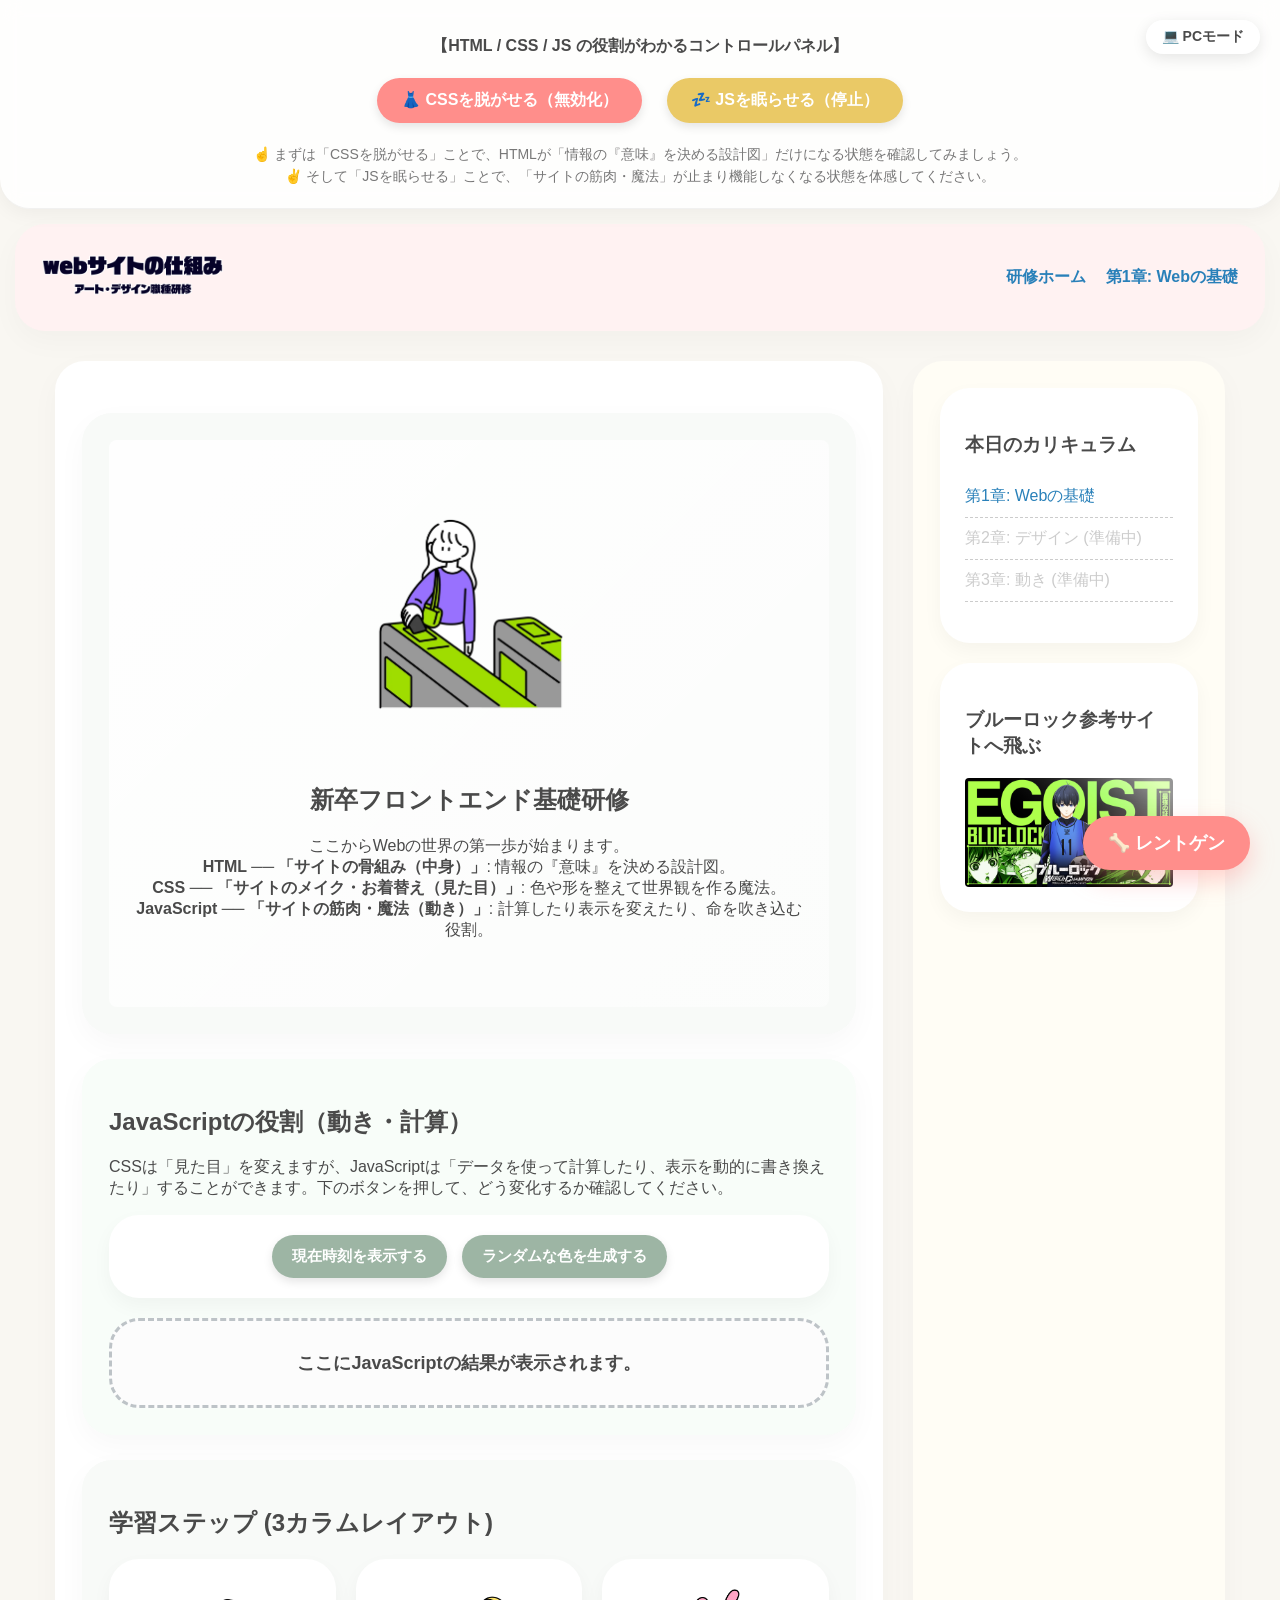
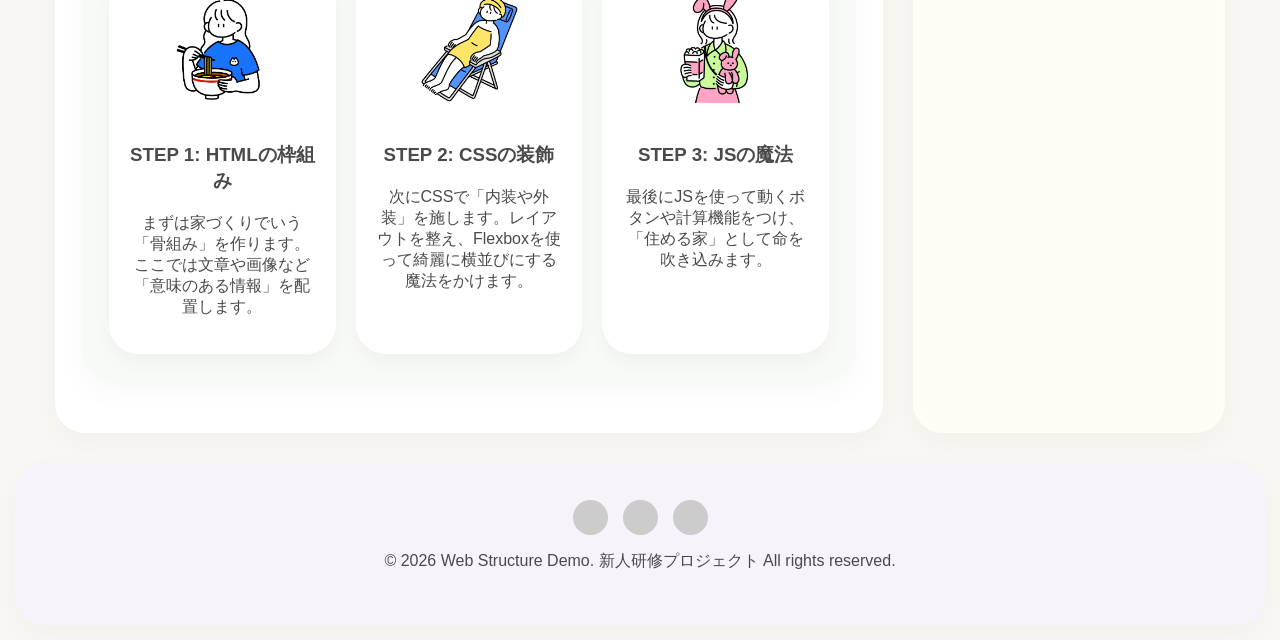
<file: index.html>
<!DOCTYPE html>
<html lang="ja">

<head>
    <meta charset="UTF-8">
    <meta name="viewport" content="width=device-width, initial-scale=1.0">
    <!-- [解説] 検索エンジン（Googleなど）の検索結果に表示させないための設定（リンクを知っている人だけが見れる状態） -->
    <meta name="robots" content="noindex, nofollow">



    <title>Webサイト構造と役割学習デモ | 新卒研修用</title>
    <!-- [解説] 見た目（デザイン・レイアウト）をつかさどるCSSファイルを外部から読み込みます -->
    <link rel="stylesheet" href="style.css" id="main-style">
</head>

<body>

    <!-- レスポンシブ・インジケーター -->
    <div id="responsive-indicator">💻 PCモード</div>

    <!-- [解説] 研修用コントロールパネル -->
    <!-- HTML・CSS・JSそれぞれの役割を体感してもらうための特別なエリアです -->
    <div class="control-panel">
        <p><strong>【HTML / CSS / JS の役割がわかるコントロールパネル】</strong></p>
        <button id="toggleCssBtn" class="control-btn css-btn" data-css-spec="CSS設定：丸み30px / 色#FF8E8B">👗
            CSSを脱がせる（無効化）</button>
        <button id="killJsBtn" class="control-btn js-btn" data-css-spec="CSS設定：丸み30px / 色#EAC966">💤
            JSを眠らせる（停止）</button>
        <p class="panel-desc">
            ☝️ まずは「CSSを脱がせる」ことで、HTMLが「情報の『意味』を決める設計図」だけになる状態を確認してみましょう。<br>
            ✌️ そして「JSを眠らせる」ことで、「サイトの筋肉・魔法」が止まり機能しなくなる状態を体感してください。
        </p>
    </div>

    <!-- [解説] サイトのヘッダー：ロゴやナビゲーションメニューを配置する <header> タグ -->
    <header class="component" data-tag="ここは <header> (案内所) です">
        <div class="header-inner">
            <div class="logo">
                <span class="img-wrapper" data-tag="ここは <img> (画像) です"><img src="images/logo.png" alt="YourLogo"
                        class="logo-img"></span>
            </div>
            <nav>
                <ul class="nav-menu">
                    <li><a href="index.html">研修ホーム</a></li>
                    <li><a href="lesson1.html">第1章: Webの基礎</a></li>
                </ul>
            </nav>
        </div>
    </header>

    <div class="container">

        <!-- [解説] ページの主要なコンテンツを囲む <main> タグ -->
        <main class="component main-content" data-tag="ここは <main> です">

            <!-- [解説] 意味的なまとまりを示す <section> タグ（メインビジュアル部分） -->
            <section class="component" data-tag="ここは <section> (メインビジュアル：サイトの顔) です">
                <div class="main-visual">
                    <span class="img-wrapper" data-tag="ここは <img> (画像) です"><img src="images/img01.avif"
                            alt="Main Visual" class="main-visual-img"></span>
                    <h1>新卒フロントエンド基礎研修</h1>
                    <p class="intro-description">
                        ここからWebの世界の第一歩が始まります。<br>
                        <strong>HTML ── 「サイトの骨組み（中身）」</strong>: 情報の『意味』を決める設計図。<br>
                        <strong>CSS ── 「サイトのメイク・お着替え（見た目）」</strong>: 色や形を整えて世界観を作る魔法。<br>
                        <strong>JavaScript ── 「サイトの筋肉・魔法（動き）」</strong>: 計算したり表示を変えたり、命を吹き込む役割。
                    </p>
                </div>
            </section>

            <!-- [解説] JSの機能を学ぶデモセクション -->
            <section class="component js-demo-section" data-tag="ここは <section> (命を吹き込む役割) です">
                <h2>JavaScriptの役割（動き・計算）</h2>
                <p>CSSは「見た目」を変えますが、JavaScriptは「データを使って計算したり、表示を動的に書き換えたり」することができます。下のボタンを押して、どう変化するか確認してください。</p>

                <div class="card js-demo-controls" data-css-spec="CSS設定：丸み30px / 影付き">
                    <button id="showTimeBtn" class="action-btn"
                        data-css-spec="CSS設定：丸み30px / 色#9DB5A4">現在時刻を表示する</button>
                    <button id="changeColorBtn" class="action-btn"
                        data-css-spec="CSS設定：丸み30px / 色#9DB5A4">ランダムな色を生成する</button>
                </div>

                <!-- JSによって書き換えられる結果表示用の箱 -->
                <div id="jsOutputBox" class="js-output-box">
                    ここにJavaScriptの結果が表示されます。
                </div>
            </section>

            <!-- [解説] 別のまとまりを示す <section> タグ（コンテンツエリア部分） -->
            <section class="component" data-tag="ここは <section> (コンテンツエリア) です">
                <h2>学習ステップ (3カラムレイアウト)</h2>
                <div class="card-container">
                    <div class="card" data-css-spec="CSS設定：丸み30px / オフホワイト背景">
                        <span class="img-wrapper" data-tag="ここは <img> (画像) です"><img src="images/img02.avif" alt="HTML"
                                class="card-img"></span>
                        <h3>STEP 1: HTMLの枠組み</h3>
                        <p>まずは家づくりでいう「骨組み」を作ります。ここでは文章や画像など「意味のある情報」を配置します。</p>
                    </div>
                    <div class="card" data-css-spec="CSS設定：丸み30px / オフホワイト背景">
                        <span class="img-wrapper" data-tag="ここは <img> (画像) です"><img src="images/img03.avif" alt="CSS"
                                class="card-img"></span>
                        <h3>STEP 2: CSSの装飾</h3>
                        <p>次にCSSで「内装や外装」を施します。レイアウトを整え、Flexboxを使って綺麗に横並びにする魔法をかけます。</p>
                    </div>
                    <div class="card" data-css-spec="CSS設定：丸み30px / オフホワイト背景">
                        <span class="img-wrapper" data-tag="ここは <img> (画像) です"><img src="images/img04.avif" alt="JS"
                                class="card-img"></span>
                        <h3>STEP 3: JSの魔法</h3>
                        <p>最後にJSを使って動くボタンや計算機能をつけ、「住める家」として命を吹き込みます。</p>
                    </div>
                </div>
            </section>
        </main>

        <!-- [解説] メインコンテンツの補足情報（広告やカテゴリ一覧など）を配置する <aside> タグ -->
        <aside class="component sidebar" data-tag="ここは <aside> (役立つ小窓) です">
            <div class="sidebar-widget" data-css-spec="CSS設定：丸み30px / 影付き">
                <h3>本日のカリキュラム</h3>
                <ul>
                    <li><a href="lesson1.html">第1章: Webの基礎</a></li>
                    <li><span style="color:#ccc;">第2章: デザイン (準備中)</span></li>
                    <li><span style="color:#ccc;">第3章: 動き (準備中)</span></li>
                </ul>
            </div>

            <div class="sidebar-widget" data-css-spec="CSS設定：丸み30px / 影付き">
                <h3>ブルーロック参考サイトへ飛ぶ</h3>
                <a href="https://erd-goofy-52503106.figma.site/" target="_blank">
                    <span class="img-wrapper" data-tag="ここは <img> (画像) です"><img src="images/advertisement.jpg"
                            alt="Reference Link" class="ad-img"></span>
                </a>
            </div>
        </aside>

    </div>

    <!-- [解説] サイトの最下部（コピーライトや補足リンクなど）を配置する <footer> タグ -->
    <footer class="component" data-tag="ここは <footer> (お見送り窓口) です">
        <div class="footer-inner">
            <div class="sns-icons">
                <span class="sns-dummy"></span>
                <span class="sns-dummy"></span>
                <span class="sns-dummy"></span>
            </div>
            <p>&copy; 2026 Web Structure Demo. 新人研修プロジェクト All rights reserved.</p>
        </div>
    </footer>

    <!-- レントゲン・モードのフロートボタンスイッチ -->
    <button id="toggleXrayBtn" class="float-btn" data-css-spec="CSS設定：丸み30px / コーラルピンク">🦴 レントゲン</button>

    <!-- [解説] 振る舞いや機能をつかさどるJavaScriptファイルを外部から読み込みます -->
    <!-- ※bodyタグの最後に記述することで、HTMLがすべて表示されてからJSが読み込まれ、表示が早くなります -->
    <script src="script.js"></script>
</body>

</html>
</file>
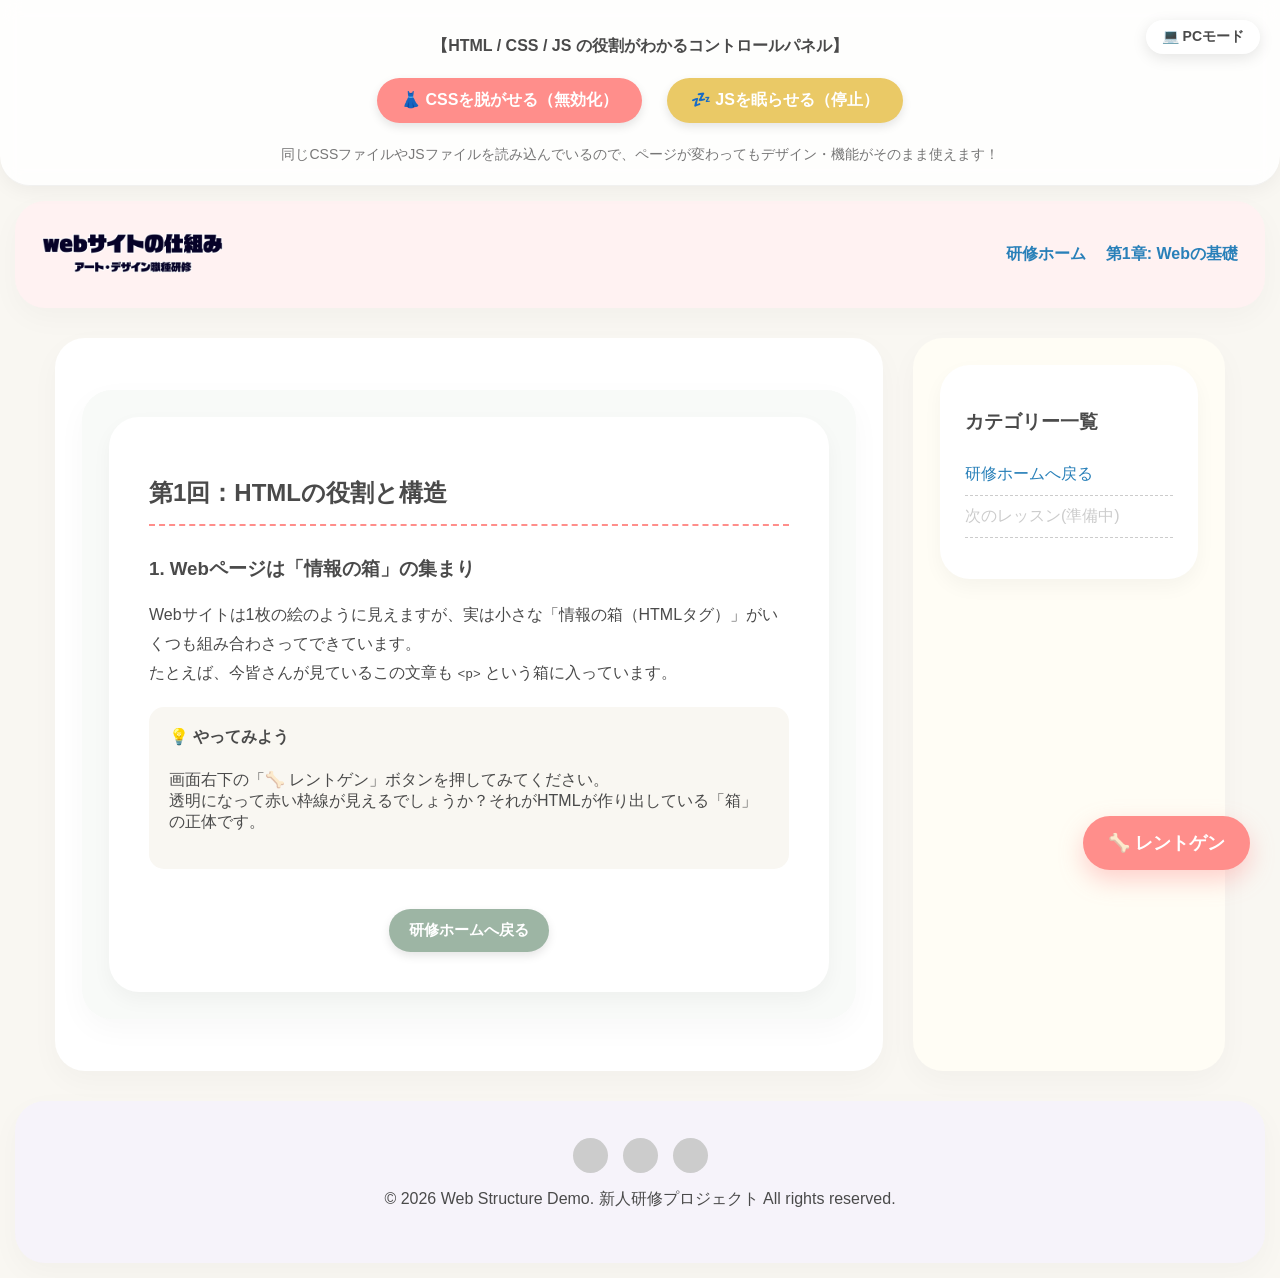
<file: lesson1.html>
<!DOCTYPE html>
<html lang="ja">

<head>
    <meta charset="UTF-8">
    <meta name="viewport" content="width=device-width, initial-scale=1.0">
    <!-- [解説] 検索エンジン（Googleなど）の検索結果に表示させないための設定（リンクを知っている人だけが見れる状態） -->
    <meta name="robots" content="noindex, nofollow">



    <title>第1章: Webの基礎 | 新卒研修用</title>
    <!-- [解説] 見た目（デザイン・レイアウト）をつかさどるCSSファイルを外部から読み込みます -->
    <link rel="stylesheet" href="style.css" id="main-style">
</head>

<body>
    <div id="responsive-indicator">💻 PCモード</div>
    <div class="control-panel">
        <p><strong>【HTML / CSS / JS の役割がわかるコントロールパネル】</strong></p>
        <button id="toggleCssBtn" class="control-btn css-btn" data-css-spec="CSS設定：丸み30px / 色#FF8E8B">👗
            CSSを脱がせる（無効化）</button>
        <button id="killJsBtn" class="control-btn js-btn" data-css-spec="CSS設定：丸み30px / 色#EAC966">💤
            JSを眠らせる（停止）</button>
        <p class="panel-desc">
            同じCSSファイルやJSファイルを読み込んでいるので、ページが変わってもデザイン・機能がそのまま使えます！
        </p>
    </div>

    <header class="component" data-tag="ここは <header> (案内所) です">
        <div class="header-inner">
            <div class="logo">
                <span class="img-wrapper" data-tag="ここは <img> (画像) です"><img src="images/logo.png" alt="YourLogo"
                        class="logo-img"></span>
            </div>
            <nav>
                <ul class="nav-menu">
                    <li><a href="index.html">研修ホーム</a></li>
                    <li><a href="lesson1.html">第1章: Webの基礎</a></li>
                </ul>
            </nav>
        </div>
    </header>

    <div class="container">
        <main class="component main-content" data-tag="ここは <main> です">
            <section class="component" data-tag="ここは <section> (学習コンテンツ) です">
                <div class="lesson-content"
                    style="background:#fff; padding:40px; border-radius:30px; box-shadow:0 8px 20px rgba(0,0,0,0.04);">
                    <h2 style="border-bottom: 2px dashed #FF8E8B; padding-bottom: 15px; margin-bottom: 30px;">
                        第1回：HTMLの役割と構造</h2>

                    <h3>1. Webページは「情報の箱」の集まり</h3>
                    <p style="line-height:1.8; margin-bottom:20px;">
                        Webサイトは1枚の絵のように見えますが、実は小さな「情報の箱（HTMLタグ）」がいくつも組み合わさってできています。<br>
                        たとえば、今皆さんが見ているこの文章も <code>&lt;p&gt;</code> という箱に入っています。
                    </p>

                    <div style="background:#F9F7F2; padding:20px; border-radius:15px; margin-bottom: 30px;">
                        <h4 style="margin-top:0;">💡 やってみよう</h4>
                        <p>画面右下の「🦴 レントゲン」ボタンを押してみてください。<br>
                            透明になって赤い枠線が見えるでしょうか？それがHTMLが作り出している「箱」の正体です。</p>
                    </div>

                    <div style="text-align:center; margin-top: 40px;">
                        <a href="index.html" class="action-btn"
                            style="display:inline-block; text-decoration:none;">研修ホームへ戻る</a>
                    </div>
                </div>
            </section>
        </main>

        <aside class="component sidebar" data-tag="ここは <aside> (役立つ小窓) です">
            <div class="sidebar-widget" data-css-spec="CSS設定：丸み30px / 影付き">
                <h3>カテゴリー一覧</h3>
                <ul>
                    <li><a href="index.html">研修ホームへ戻る</a></li>
                    <li><span style="color:#ccc;">次のレッスン(準備中)</span></li>
                </ul>
            </div>
        </aside>
    </div>

    <footer class="component" data-tag="ここは <footer> (お見送り窓口) です">
        <div class="footer-inner">
            <div class="sns-icons">
                <span class="sns-dummy"></span>
                <span class="sns-dummy"></span>
                <span class="sns-dummy"></span>
            </div>
            <p>&copy; 2026 Web Structure Demo. 新人研修プロジェクト All rights reserved.</p>
        </div>
    </footer>

    <button id="toggleXrayBtn" class="float-btn" data-css-spec="CSS設定：丸み30px / コーラルピンク">🦴 レントゲン</button>
    <script src="script.js"></script>
</body>

</html>
</file>
<file: style.css>
/* =========================================
   研修用スタイルシート (style.css)
   Webページにおける「デザイン（見た目・レイアウト・色）」を担当します。
========================================= */

/* === 基本スタイル === */
* {
    box-sizing: border-box;
}

body {
    margin: 0;
    font-family: 'Helvetica Neue', Arial, 'Hiragino Kaku Gothic ProN', 'Hiragino Sans', Meiryo, sans-serif;
    color: #4a4a4a;
    background-color: #F9F7F2; /* オフホワイト */
}

a {
    text-decoration: none;
    color: #2980b9;
}

a:hover {
    text-decoration: underline;
}

ul {
    list-style: none;
    padding: 0;
}

/* === コントロールパネル === */
.control-panel {
    background-color: rgba(255, 255, 255, 0.85);
    backdrop-filter: blur(10px);
    color: #4a4a4a;
    padding: 20px;
    text-align: center;
    position: sticky;
    top: 0;
    z-index: 100;
    box-shadow: 0 4px 20px rgba(0, 0, 0, 0.05);
    border-bottom: 1px solid rgba(0, 0, 0, 0.05);
    border-radius: 0 0 30px 30px;
}

.control-panel button {
    padding: 12px 24px;
    font-size: 16px;
    font-weight: bold;
    cursor: pointer;
    border: none;
    border-radius: 30px;
    margin: 5px 10px;
    transition: all 0.3s ease;
    box-shadow: 0 4px 10px rgba(0, 0, 0, 0.1);
}

.css-btn {
    background-color: #FF8E8B; /* コーラルピンク */
    color: white;
}
.css-btn:hover { background-color: #ff7673; transform: translateY(-2px); }

.js-btn {
    background-color: #EAC966; /* マスタードイエロー */
    color: white;
}
.js-btn:hover { background-color: #d6b553; transform: translateY(-2px); }

.control-panel .panel-desc {
    font-size: 14px;
    margin-top: 15px;
    margin-bottom: 0;
    line-height: 1.6;
    color: #777;
}

/* === 構造学習用のハイライト・ツールチップ設定 === */
.component {
    position: relative;
    border: 2px solid transparent;
    margin: 15px;
    padding: 25px;
    border-radius: 30px; /* 全体にぷっくりとした丸み */
    transition: box-shadow 0.3s, transform 0.3s, background-color 0.3s;
    box-shadow: 0 10px 30px rgba(0, 0, 0, 0.03); /* 軽いドロップシャドウ */
}

.component::before {
    content: attr(data-tag);
    position: absolute;
    top: -15px;
    left: 20px;
    background: #4a4a4a;
    color: white;
    padding: 6px 15px;
    font-size: 14px;
    font-weight: bold;
    border-radius: 20px;
    opacity: 0;
    transition: all 0.3s ease;
    pointer-events: none;
    z-index: 10;
    box-shadow: 0 4px 10px rgba(0,0,0,0.1);
}

.component:hover::before {
    opacity: 1;
}

.component:hover {
    box-shadow: 0 15px 40px rgba(0, 0, 0, 0.08); /* 浮遊感 */
    transform: translateY(-5px);
    z-index: 5;
}

/* Figma風 デザインスペック表示 */
[data-css-spec] {
    position: relative;
}
[data-css-spec]:hover::after {
    content: attr(data-css-spec);
    position: absolute;
    bottom: 100%;
    left: 50%;
    transform: translateX(-50%) translateY(-10px);
    background: #2d2d2d;
    color: #fff;
    padding: 6px 12px;
    font-size: 12px;
    border-radius: 8px;
    white-space: nowrap;
    z-index: 50;
    pointer-events: none;
    box-shadow: 0 4px 12px rgba(0,0,0,0.2);
}
[data-css-spec]:hover::before {
    content: '';
    position: absolute;
    bottom: 100%;
    left: 50%;
    transform: translateX(-50%);
    border-width: 6px;
    border-style: solid;
    border-color: #2d2d2d transparent transparent transparent;
    z-index: 51;
}

/* === パーツごとの色分け (パステルカラーで柔らかく) === */
header.component {
    background-color: #FFF2F2;
}

main.component {
    background-color: #FFFFFF;
}

section.component {
    background-color: #F8FAF8;
    margin: 25px 0;
}

aside.component {
    background-color: #FFFDF5;
}

footer.component {
    background-color: #F6F3FA;
}

/* JSデモセクション用の特別カラー */
section.js-demo-section {
    background-color: #F8FDF9;
}

/* === レイアウト構成 === */
.container {
    display: flex;
    flex-wrap: wrap;
    max-width: 1200px;
    margin: 0 auto;
}

.main-content {
    flex: 3;
    min-width: 320px;
}

.sidebar {
    flex: 1;
    min-width: 250px;
}

/* --- Header --- */
.header-inner {
    display: flex;
    justify-content: space-between;
    align-items: center;
    flex-wrap: wrap;
}

.logo-img {
    height: 40px;
    width: auto;
    display: block;
}

.nav-menu {
    display: flex;
    gap: 20px;
    font-weight: bold;
}

/* --- Main Visual --- */
.main-visual {
    text-align: center;
    padding: 50px 20px;
    background: linear-gradient(135deg, rgba(255, 255, 255, 0.9), rgba(255, 255, 255, 0.5));
    border-radius: 8px;
}

.main-visual-img {
    max-width: 100%;
    max-height: 250px;
    object-fit: contain;
    margin-bottom: 20px;
}

/* --- Content Area (3カラムカード) --- */
.card-container {
    display: flex;
    flex-wrap: wrap;
    gap: 20px;
}

.card {
    flex: 1;
    min-width: 220px;
    background: #ffffff;
    padding: 20px;
    border-radius: 30px;
    text-align: center;
    box-shadow: 0 8px 20px rgba(0, 0, 0, 0.04);
    transition: transform 0.3s;
}

.card:hover {
    transform: translateY(-5px);
}

.card-img {
    width: 100%;
    height: 140px;
    object-fit: contain;
    border-radius: 20px;
    background-color: transparent;
}

/* --- JS デモ用のスタイル --- */
.js-demo-controls {
    display: flex;
    justify-content: center;
    gap: 15px;
    background: #ffffff;
    padding: 20px;
}

.action-btn {
    padding: 12px 20px;
    font-size: 15px;
    border-radius: 30px;
    border: none;
    background-color: #9DB5A4; /* セージグリーン */
    color: white;
    cursor: pointer;
    font-weight: bold;
    transition: background 0.3s, transform 0.1s;
    box-shadow: 0 4px 10px rgba(0,0,0,0.1);
}

.action-btn:hover {
    background-color: #8aa391;
}

.action-btn:active {
    transform: scale(0.95);
}

.js-output-box {
    margin-top: 20px;
    padding: 30px;
    border: 3px dashed #bdc3c7;
    border-radius: 30px;
    background-color: #fcfcfc;
    text-align: center;
    font-size: 18px;
    font-weight: bold;
    transition: all 0.5s ease;
}

.sidebar-widget {
    background: #ffffff;
    padding: 25px;
    margin-bottom: 20px;
    border-radius: 30px;
    box-shadow: 0 8px 20px rgba(0, 0, 0, 0.04);
}

.sidebar-widget ul li {
    padding: 10px 0;
    border-bottom: 1px dashed #ccc;
}

.ad-img {
    width: 100%;
    height: auto;
    border-radius: 4px;
    display: block;
}

/* --- Footer --- */
.footer-inner {
    text-align: center;
    padding: 10px;
}

.sns-icons {
    display: flex;
    justify-content: center;
    gap: 15px;
    margin-bottom: 10px;
}

.sns-dummy {
    width: 35px;
    height: 35px;
    background: #ccc;
    border-radius: 50%;
    display: inline-block;
}

/* --- レントゲンモード & UI系 --- */
#responsive-indicator {
    position: fixed;
    top: 20px;
    right: 20px;
    background: #ffffff;
    padding: 8px 16px;
    border-radius: 30px;
    box-shadow: 0 4px 15px rgba(0,0,0,0.1);
    font-weight: bold;
    z-index: 1000;
    font-size: 0; /* HTML上のテキストを隠す */
    color: #4a4a4a;
}
#responsive-indicator::after {
    font-size: 14px;
}
@media (max-width: 768px) {
    #responsive-indicator::after {
        content: '📱 スマホモード';
    }
}
@media (min-width: 769px) {
    #responsive-indicator::after {
        content: '💻 PCモード';
    }
}

.float-btn {
    position: fixed;
    bottom: 30px;
    right: 30px;
    padding: 15px 25px;
    font-size: 18px;
    font-weight: bold;
    background-color: #FF8E8B;
    color: white;
    border: none;
    border-radius: 50px;
    cursor: pointer;
    box-shadow: 0 10px 25px rgba(255, 142, 139, 0.4);
    z-index: 1000;
    transition: all 0.3s ease;
}
.float-btn:hover {
    transform: translateY(-5px) scale(1.05);
    box-shadow: 0 15px 30px rgba(255, 142, 139, 0.6);
}

/* レントゲンモード ON時 */
.xray-mode .component {
    background-color: rgba(255, 255, 255, 0.5) !important;
    border: 2px solid #ff4d4d !important;
}
.xray-mode .component::after {
    content: attr(data-tag);
    position: absolute;
    top: 50%;
    left: 50%;
    transform: translate(-50%, -50%);
    font-size: 24px;
    font-weight: bold;
    color: #ff4d4d;
    opacity: 0.3;
    pointer-events: none;
    z-index: 100;
    text-align: center;
    width: 100%;
}
@media (max-width: 768px) {
    .control-panel {
        padding: 15px 10px;
    }

    .control-panel button {
        display: block;
        width: 100%;
        margin: 10px 0;
    }

    .component {
        margin: 15px 0;
        padding: 20px 15px;
    }

    .component::before {
        font-size: 12px;
        padding: 4px 10px;
    }

    .container {
        flex-direction: column;
        padding: 0 10px;
    }

    .main-content,
    .sidebar {
        width: 100%;
        min-width: auto;
    }

    .header-inner {
        flex-direction: column;
        text-align: center;
        gap: 15px;
    }

    .nav-menu {
        flex-wrap: wrap;
        justify-content: center;
        gap: 10px;
    }

    .main-visual {
        padding: 30px 15px;
    }

    .main-visual h1 {
        font-size: 1.5rem;
    }

    .main-visual-img {
        max-height: 150px;
    }

    .card-container {
        flex-direction: column;
        gap: 15px;
    }

    .js-demo-controls {
        flex-direction: column;
        gap: 5px;
    }

    .action-btn {
        width: 100%;
        margin: 5px 0;
    }
}
/* === 画像用のツールチップ設定 === */
.img-wrapper {
    position: relative;
    display: inline-block;
    max-width: 100%;
}

/* 各エリアでのラッパーの振る舞い調整 */
.card .img-wrapper {
    width: 100%;
    display: block;
}
.main-visual .img-wrapper,
.sidebar-widget .img-wrapper {
    display: block;
    margin: 0 auto;
}

.img-wrapper::before {
    content: attr(data-tag);
    position: absolute;
    top: -30px;
    left: 50%;
    transform: translateX(-50%);
    background: #4a4a4a;
    color: white;
    padding: 6px 15px;
    font-size: 14px;
    font-weight: bold;
    border-radius: 20px;
    opacity: 0;
    transition: all 0.3s ease;
    pointer-events: none;
    z-index: 10;
    box-shadow: 0 4px 10px rgba(0,0,0,0.1);
    white-space: nowrap;
}

.img-wrapper:hover::before {
    opacity: 1;
}

.xray-mode .img-wrapper {
    outline: 2px dashed #ff4d4d;
    background-color: rgba(255, 255, 255, 0.5);
}
</file>
